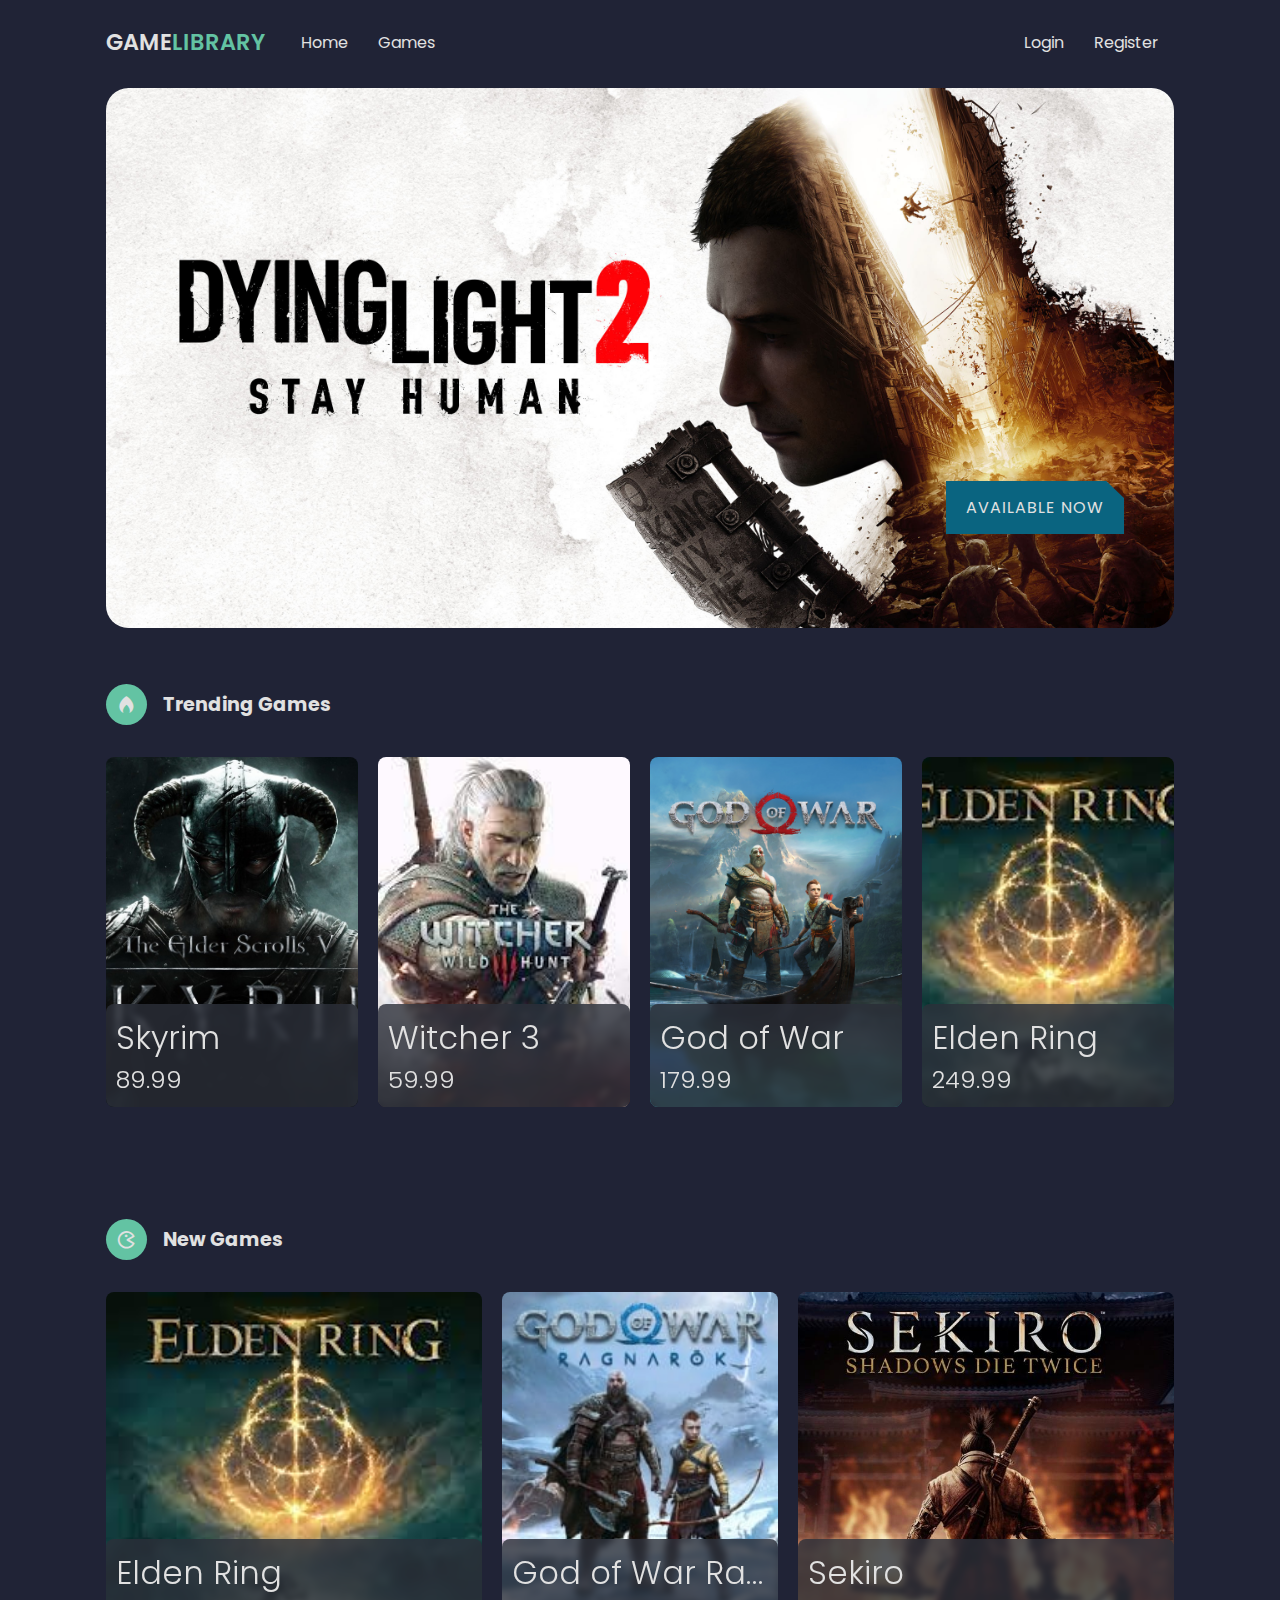
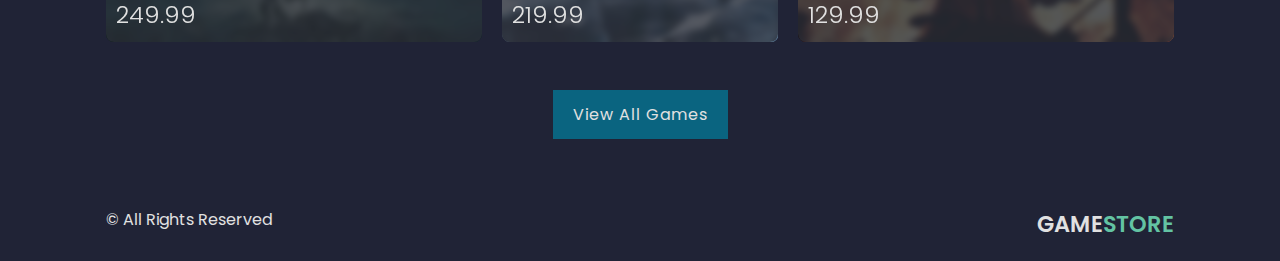
<file: index.html>
<!DOCTYPE html>
<html lang="en">
  <head>
    <meta charset="UTF-8" />
    <meta http-equiv="X-UA-Compatible" content="IE=edge" />
    <meta name="viewport" content="width=device-width, initial-scale=1.0" />
    <title>GameLibrary</title>
    <link rel="stylesheet" href="css/style.css" />
    <link
      href="https://unpkg.com/boxicons@2.1.1/css/boxicons.min.css"
      rel="stylesheet"
    />
    <link rel="stylesheet" href="css/swiper-bundle.min.css" />
  </head>
  <body>
    <header>
      <nav>
        <div class="nav container">
          <a href="index.html" class="logo">Game<span>Library</span></a>
          <div class="nav-links">
            <div>
              <ul>
                <li><a href="index.html">Home</a></li>
                <li><a href="games.html">Games</a></li>
              </ul>
            </div>
            <div>
              <ul>
                <li><a href="#">Login</a></li>
                <li><a href="#">Register</a></li>
              </ul>
            </div>
          </div>
        </div>
      </nav>
    </header>
    <section class="home container" id="home">
      <img src="img/DyingLight2.jpg" alt="" />
      <div class="home-text">
        <a href="#" class="btn">Available Now</a>
      </div>
    </section>
    <section class="trending container" id="trending">
      <div class="heading">
        <i class="bx bxs-flame"></i>
        <h2>Trending Games</h2>
      </div>
      <div class="trending-content swiper">
        <div class="swiper-wrapper">
          <!-- Slide 1 -->
          <div class="swiper-slide">
            <div class="box">
              <img src="img/Skyrim.jpg" alt="" />
              <div class="box-text">
                <h2>Skyrim</h2>
                <h3>89.99</h3>
              </div>
            </div>
          </div>
          <!-- Slide 2 -->
          <div class="swiper-slide">
            <div class="box">
              <img src="img/Witcher3.jpg" alt="" />
              <div class="box-text">
                <h2>Witcher 3</h2>
                <h3>59.99</h3>
              </div>
            </div>
          </div>
          <!-- Slide 3 -->
          <div class="swiper-slide">
            <div class="box">
              <img src="img/GodofWar.jpg" alt="" />
              <div class="box-text">
                <h2>God of War</h2>
                <h3>179.99</h3>
              </div>
            </div>
          </div>
          <!-- Slide 4 -->
          <div class="swiper-slide">
            <div class="box">
              <img src="img/EldenRing.jpg" alt="" />
              <div class="box-text">
                <h2>Elden Ring</h2>
                <h3>249.99</h3>
              </div>
            </div>
          </div>
          <!-- Slide 5 -->
          <div class="swiper-slide">
            <div class="box">
              <img src="img/Diablo3.jpg" alt="" />
              <div class="box-text">
                <h2>Diablo 3</h2>
                <h3>79.99</h3>
              </div>
            </div>
          </div>
          <!-- Slide 6 -->
          <div class="swiper-slide">
            <div class="box">
              <img src="img/DS3.jpg" alt="" />
              <div class="box-text">
                <h2>Dark Souls 3</h2>
                <h3>99.99</h3>
              </div>
            </div>
          </div>
          <!-- Slide 7 -->
          <div class="swiper-slide">
            <div class="box">
              <img src="img/DyingLight2.jpg" alt="" />
              <div class="box-text">
                <h2>Dying Light 2</h2>
                <h3>119.99</h3>
              </div>
            </div>
          </div>
          <!-- Slide 8 -->
          <div class="swiper-slide">
            <div class="box">
              <img src="img/Sekiro.jpg" alt="" />
              <div class="box-text">
                <h2>Sekiro</h2>
                <h3>129.99</h3>
              </div>
            </div>
          </div>
        </div>
      </div>
    </section>
    <!-- New Section -->
    <section class="new container" id="new">
      <div class="heading">
        <i class="bx bx-game"></i>
        <h2>New Games</h2>
      </div>
      <div class="new-content">
        <!-- Box 1 -->
        <div class="box">
          <img src="img/EldenRing.jpg" alt="" />
          <div class="box-text">
            <h2>Elden Ring</h2>
            <h3>249.99</h3>
          </div>
        </div>
        <!-- Box 2 -->
        <div class="box">
          <img src="img/GodofWarRagnarok.jpg" alt="" />
          <div class="box-text">
            <h2>God of War Ragnarok</h2>
            <h3>219.99</h3>
          </div>
        </div>
        <!-- Box 3 -->
        <div class="box">
          <img src="img/Sekiro.jpg" alt="" />
          <div class="box-text">
            <h2>Sekiro</h2>
            <h3>129.99</h3>
          </div>
        </div>
      </div>
      <div class="view-all">
        <a href="games.html">View All Games</a>
      </div>
    </section>
    <footer>
      <div class="footer container">
        <p>&copy; All Rights Reserved</p>
        <a href="" class="logo">Game<span>Store</span></a>
      </div>
    </footer>
    <script src="js/swiper-bundle.min.js"></script>
    <script src="js/script.js"></script>
  </body>
</html>
</file>
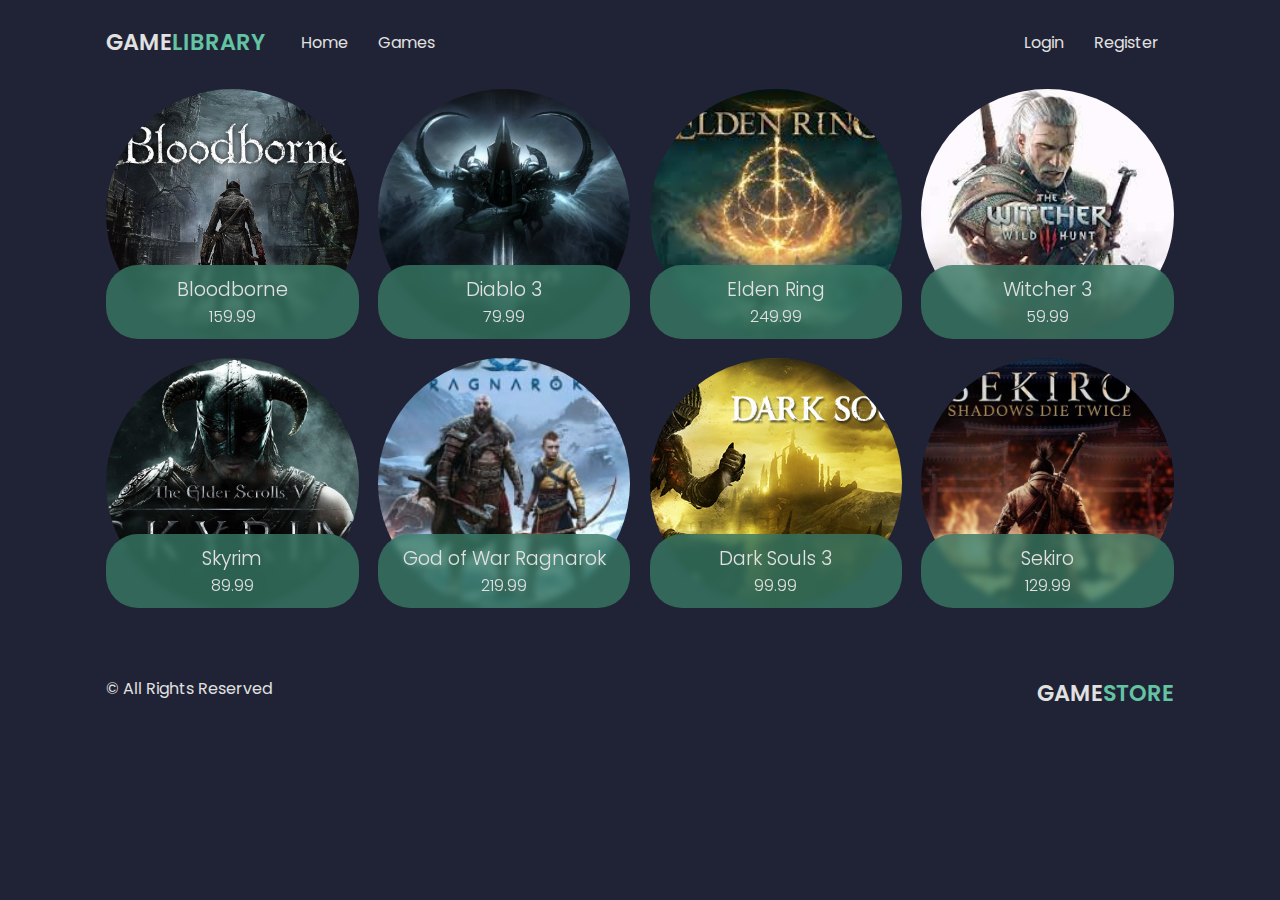
<file: games.html>
<!DOCTYPE html>
<html lang="en">
  <head>
    <meta charset="UTF-8" />
    <meta http-equiv="X-UA-Compatible" content="IE=edge" />
    <meta name="viewport" content="width=device-width, initial-scale=1.0" />
    <title>GameWebApp</title>
    <link rel="stylesheet" href="css/style.css" />
    <link
      href="https://unpkg.com/boxicons@2.1.1/css/boxicons.min.css"
      rel="stylesheet"
    />
    <link rel="stylesheet" href="css/swiper-bundle.min.css" />
  </head>
  <body>
    <header>
      <nav>
        <div class="nav container">
          <a href="index.html" class="logo">Game<span>Library</span></a>
          <div class="nav-links">
            <div>
              <ul>
                <li><a href="index.html">Home</a></li>
                <li><a href="games.html">Games</a></li>
              </ul>
            </div>
            <div>
              <ul>
                <li><a href="#">Login</a></li>
                <li><a href="#">Register</a></li>
              </ul>
            </div>
          </div>
        </div>
      </nav>
    </header>
    <section class="new container">
      <br />
      <div class="games-list">
        <!-- Box 1 -->
        <div class="box-list">
            <img src="img/Bloodborne.jpg" alt="" />
            <div class="box-text">
              <h2>Bloodborne</h2>
              <h3>159.99</h3>
            </div>
          </a>
        </div>
        <!-- Box 2 -->
        <div class="box-list">
          <img src="img/Diablo3.jpg" alt="" />
          <div class="box-text">
            <h2>Diablo 3</h2>
            <h3>79.99</h3>
          </div>
        </div>
        <!-- Box 3 -->
        <div class="box-list">
          <img src="img/EldenRing.jpg" alt="" />
          <div class="box-text">
            <h2>Elden Ring</h2>
            <h3>249.99</h3>
          </div>
        </div>
        <!-- Box 4 -->
        <div class="box-list">
          <img src="img/Witcher3.jpg" alt="" />
          <div class="box-text">
            <h2>Witcher 3</h2>
            <h3>59.99</h3>
          </div>
        </div>
        <!-- Box 5 -->
        <div class="box-list">
          <img src="img/Skyrim.jpg" alt="" />
          <div class="box-text">
            <h2>Skyrim</h2>
            <h3>89.99</h3>
          </div>
        </div>
        <!-- Box 6 -->
        <div class="box-list">
          <img src="img/GodofWarRagnarok.jpg" alt="" />
          <div class="box-text">
            <h2>God of War Ragnarok</h2>
            <h3>219.99</h3>
          </div>
        </div>
        <!-- Box 7 -->
        <div class="box-list">
          <img src="img/DS3.jpg" alt="" />
          <div class="box-text">
            <h2>Dark Souls 3</h2>
            <h3>99.99</h3>
          </div>
        </div>
        <!-- Box 8 -->
        <div class="box-list">
          <img src="img/Sekiro.jpg" alt="" />
          <div class="box-text">
            <h2>Sekiro</h2>
            <h3>129.99</h3>
          </div>
        </div>
      </div>
    </section>
    <footer>
      <div class="footer container">
        <p>&copy; All Rights Reserved</p>
        <a href="" class="logo">Game<span>Store</span></a>
      </div>
    </footer>
    <script src="js/swiper-bundle.min.js"></script>
    <script src="js/script.js"></script>
  </body>
</html>
</file>
<file: css/style.css>
@import url("https://fonts.googleapis.com/css2?family=Poppins:wght@400;700&display=swap");
* {
  font-family: "Poppins", sans-serif;
  margin: 0px;
  padding: 0px;
  box-sizing: border-box;
  scroll-behavior: smooth;
  list-style: none;
  text-decoration: none;
  scroll-padding-top: 2rem;
}
:root {
  --main-color: #63c3a3;
  --dark-color: #202336;
  --light-color: #0a6480;
  --text-color: rgb(225, 225, 225);
}
::selection {
  color: var(--text-color);
  background: var(--main-color);
}
section {
  padding: 4rem 0 3rem;
}
img {
  width: 100%;
}
body {
  color: var(--text-color);
  background: var(--dark-color);
}
.container {
  max-width: 1068px;
  margin: auto;
  width: 100%;
}
header {
  position: fixed;
  top: 0;
  left: 0;
  width: 100%;
  background: var(--dark-color);
  z-index: 100;
}
.nav {
  display: flex;
  margin-top: 25px;
  margin-bottom: 25px;
}
.logo {
  font-size: 1.4rem;
  font-weight: 600;
  color: var(--text-color);
  text-transform: uppercase;
}
.logo span {
  color: var(--main-color);
}
.nav-links {
  display: flex;
  width: 100%;
  justify-content: space-between;
  padding-left: 20px;
  align-items: center;
}
.nav-links ul {
  display: flex;
}
.nav-links a {
  color: var(--text-color);
  display: block;
  padding: 0 15px 0 15px;
  transition: 0.3s;
}
.nav-links a:hover {
  background: #3f4569;
}
.home {
  position: relative;
  min-height: 540px;
  display: flex;
  align-items: center;
  justify-content: flex-end;
  margin-top: 5rem;
}
.home img {
  position: absolute;
  width: 100%;
  height: 100%;
  object-fit: cover;
  border-radius: 1.4rem;
  z-index: -1;
}
.home-text {
  position: absolute;
  bottom: 100px;
  right: 50px;
}
.btn {
  background: var(--light-color);
  padding: 15px 20px;
  color: var(--text-color);
  text-transform: uppercase;
  font-size: 1rem;
  letter-spacing: 1px;
  clip-path: polygon(0% 0%, 90% 0, 100% 32%, 100% 100%, 0% 100%);
}
.btn:hover {
  background: var(--main-color);
  transition: 0.3s all linear;
}
.heading {
  display: flex;
  align-items: center;
  column-gap: 1rem;
  margin-bottom: 2rem;
}
.heading .bx {
  font-size: 21px;
  color: var(--text-color);
  background: var(--main-color);
  padding: 10px;
  border-radius: 5rem;
}
.heading h2 {
  font-size: 1.2rem;
}
.box {
  position: relative;
  width: 100%;
  height: 350px;
  border-radius: 0.5rem;
}
.box img {
  width: 100%;
  height: 100%;
  object-fit: cover;
  border-radius: 0.5rem;
}
.box .box-text {
  position: absolute;
  left: 0;
  right: 0;
  bottom: 0;
  padding: 10px;
  background: hsl(227, 14%, 20%, 0.8);
  backdrop-filter: blur(3px);
  border-radius: 0.5rem;
}
.box .box-text h2 {
  font-size: 2rem;
  font-weight: 300;
  text-overflow: ellipsis;
  white-space: nowrap;
  overflow: hidden;
}
.box .box-text h3 {
  font-size: 1.5rem;
  font-weight: 300;
}
/* New Games */
.new-content {
  display: grid;
  grid-template-columns: repeat(auto-fit, minmax(240px, auto));
  gap: 1.2rem;
}
.view-all {
  display: flex;
  justify-content: center;
  align-items: center;
  margin-top: 3rem;
}
.view-all a {
  background: var(--light-color);
  padding: 12px 20px;
  color: var(--text-color);
  letter-spacing: 1px;
}
.view-all a:hover {
  background: var(--main-color);
  transition: 0.3s all linear;
}
.footer {
  display: flex;
  justify-content: space-between;
  margin-top: 20px;
  margin-bottom: 20px;
}
.footer p {
  font-size: 1rem;
  color: var(--text-color);
}

/* Games List */
.games-list {
  display: grid;
  grid-template-columns: repeat(auto-fit, minmax(200px, auto));
  gap: 1.2rem;
}
.box-list {
  position: relative;
  width: 100%;
  height: 250px;
  border-radius: 50%;
}
.box-list a {
  color: var(--text-color);
}
.box-list img {
  width: 100%;
  height: 100%;
  object-fit: cover;
  border-radius: 50%;
}
.box-list .box-text {
  position: absolute;
  left: 0;
  right: 0;
  bottom: 0;
  padding: 10px;
  background: rgba(55, 120, 100, 0.8);
  backdrop-filter: blur(3px);
  border-radius: 2rem;
  text-align: center;
}
.box-list .box-text h2 {
  font-size: 1.2rem;
  font-weight: 300;
  text-overflow: ellipsis;
  white-space: nowrap;
  overflow: hidden;
}
.box-list .box-text h3 {
  font-size: 1rem;
  font-weight: 300;
}
</file>
